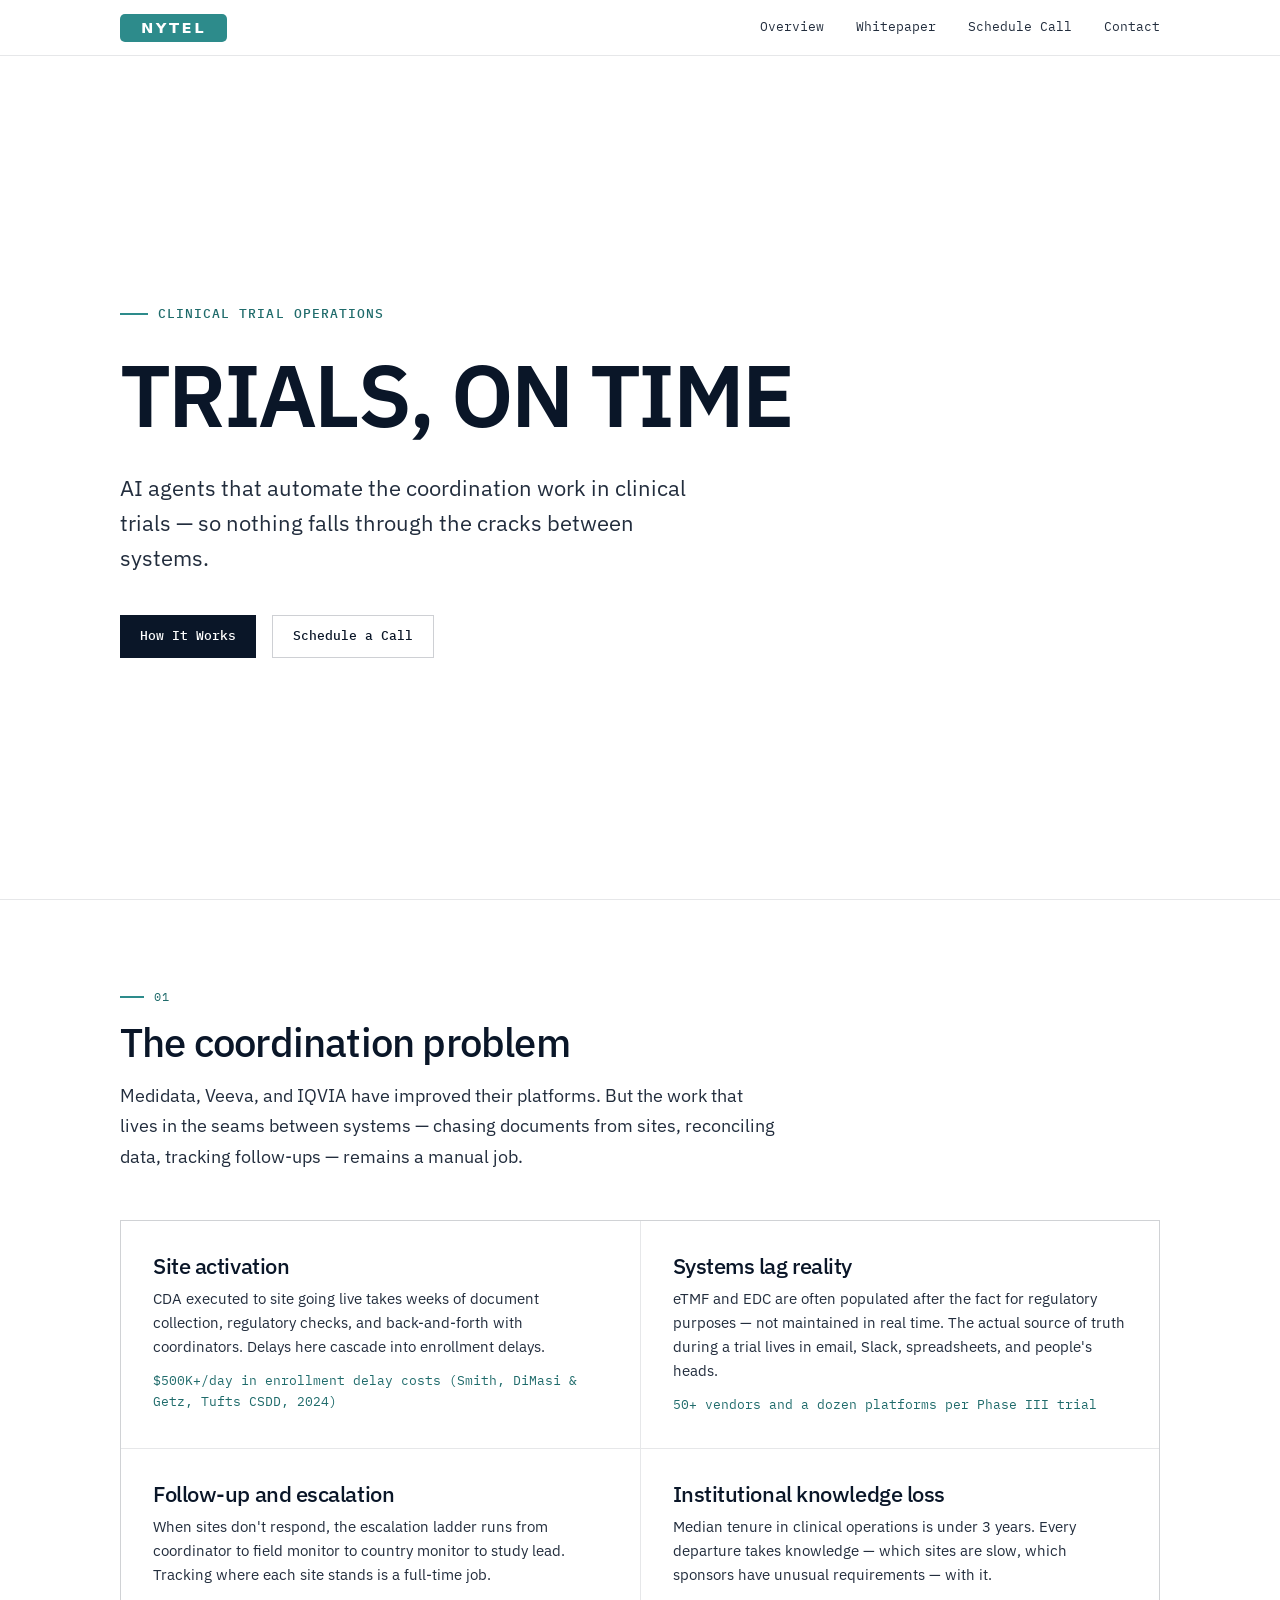
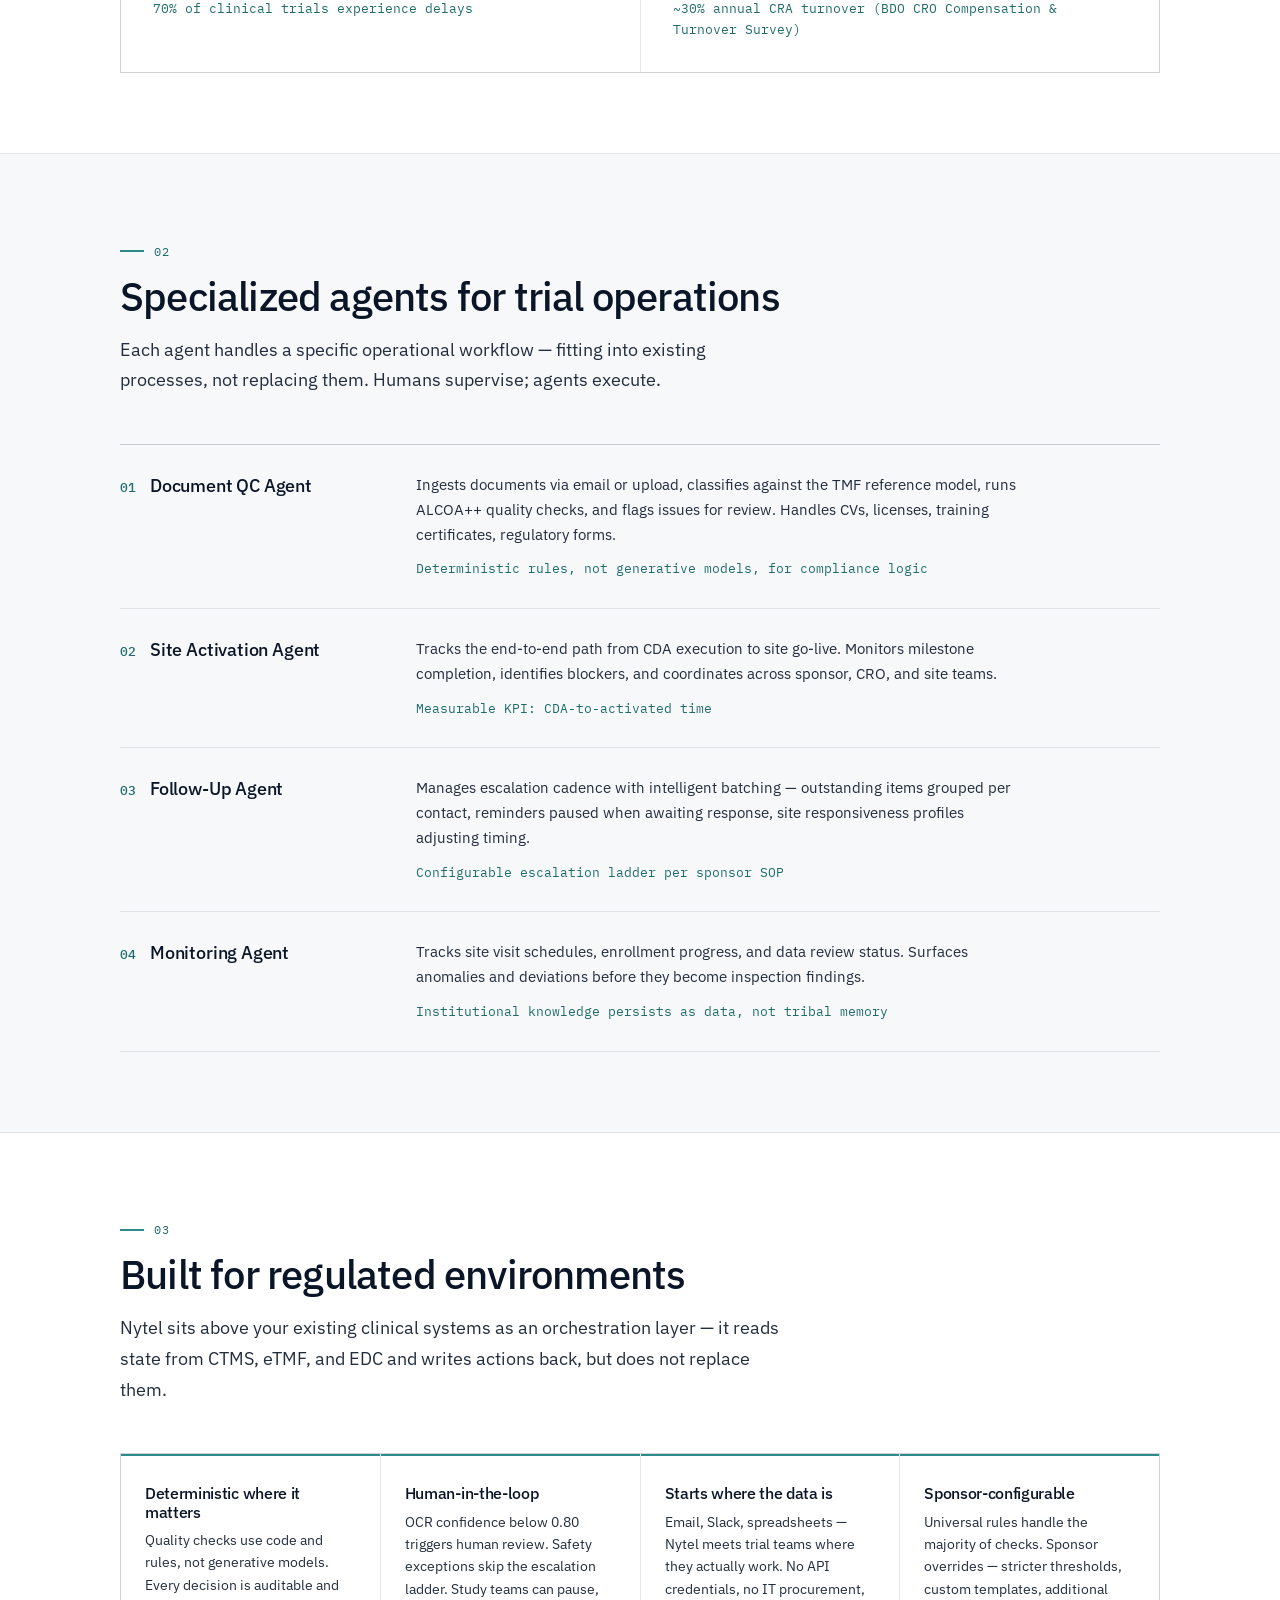
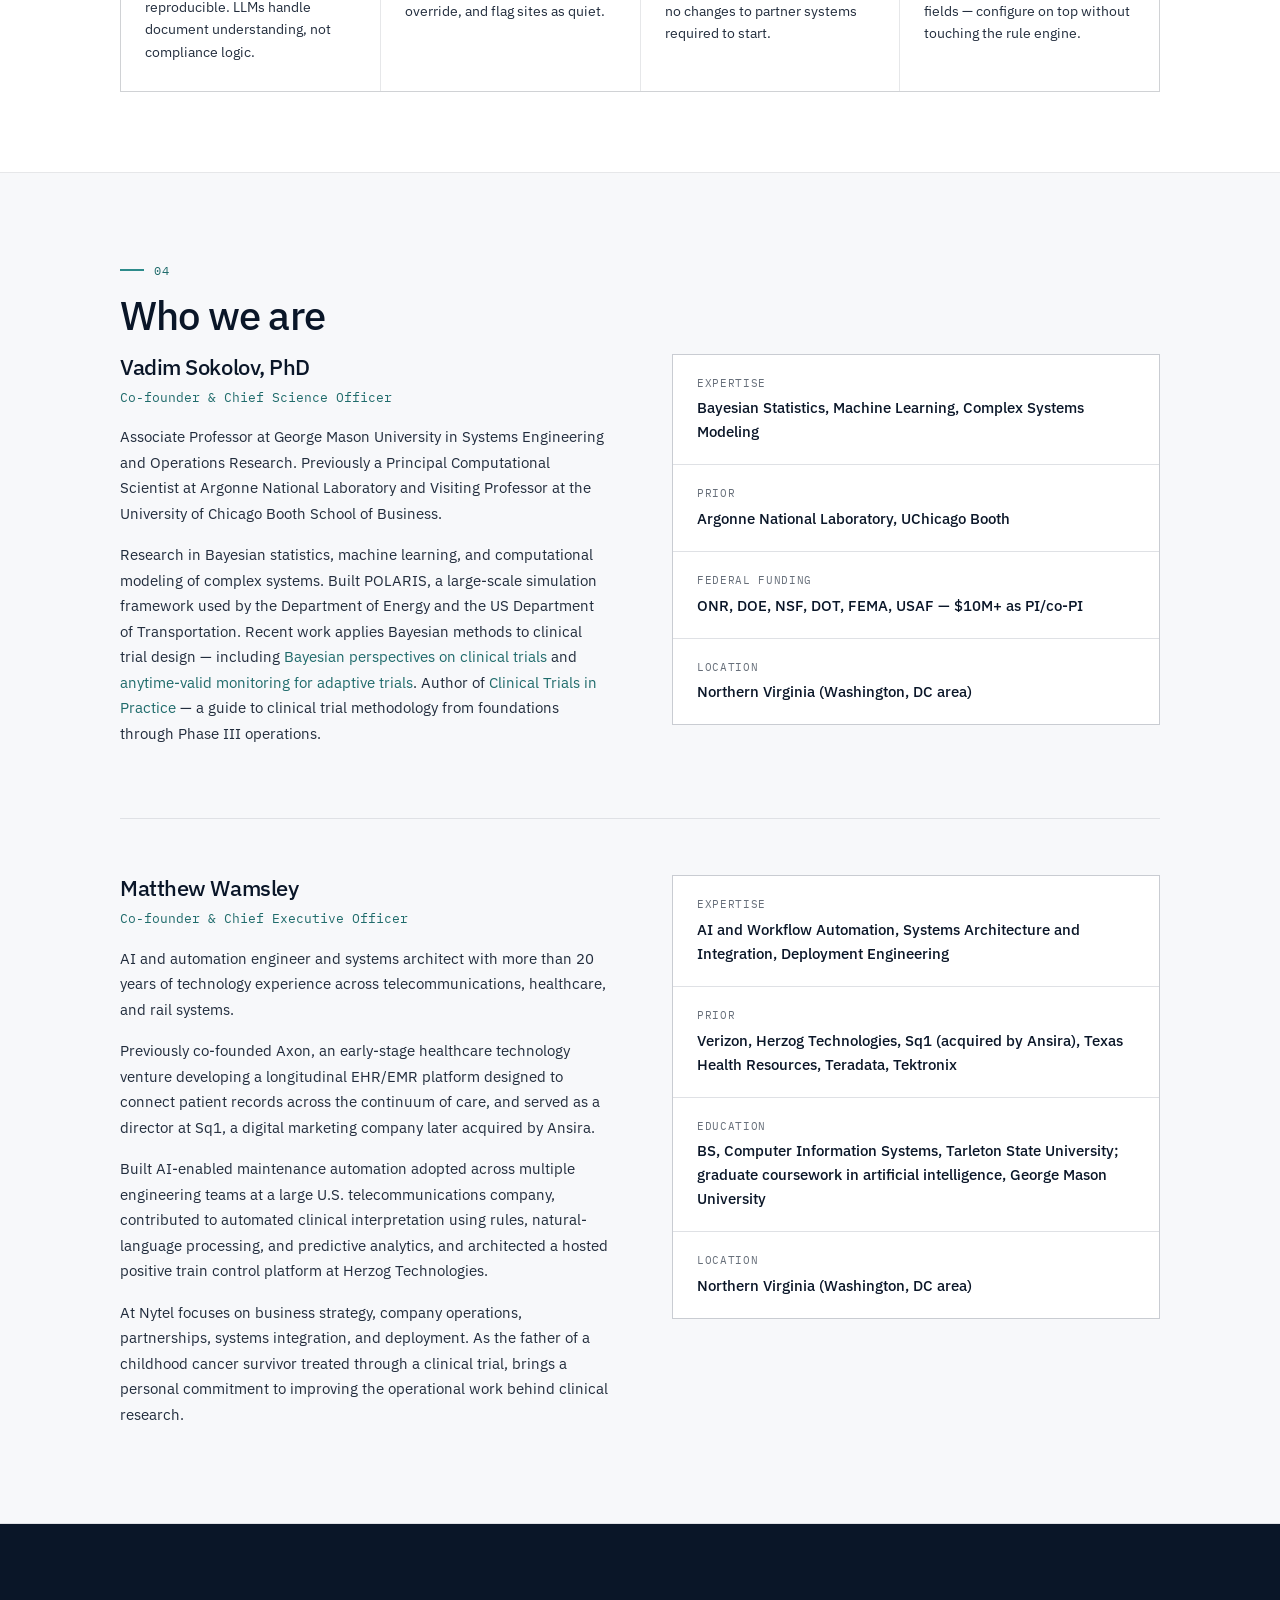
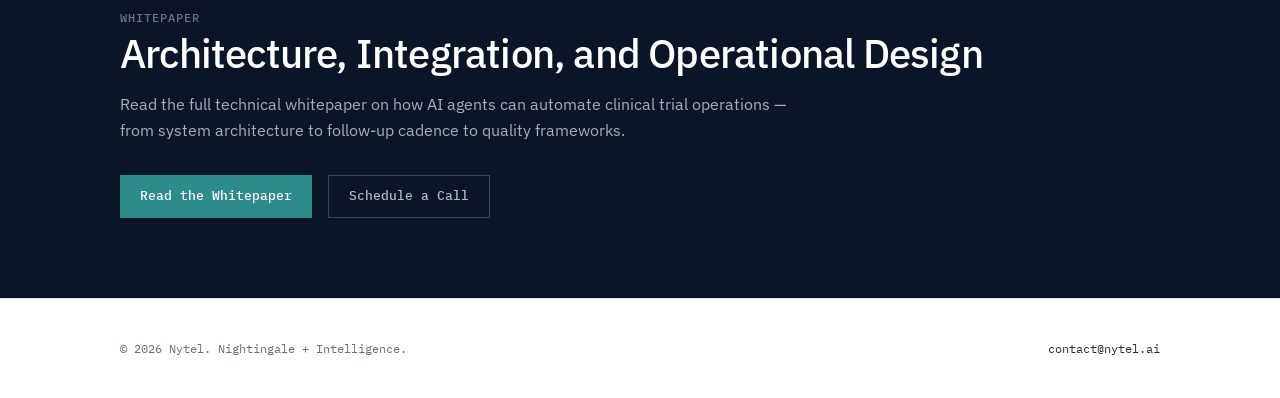
<file: index.html>
<!DOCTYPE html>
<html lang="en">
<head>
  <meta charset="UTF-8">
  <meta name="viewport" content="width=device-width, initial-scale=1.0">
  <title>Nytel — AI Agents for Clinical Trial Operations</title>
  <meta name="description" content="Nytel builds AI agents that automate the coordination work in clinical trials — document QC, site activation, escalation workflows — so operations teams can focus on what matters.">
  <meta property="og:title" content="Nytel — AI Agents for Clinical Trial Operations">
  <meta property="og:description" content="Automating the coordination work between clinical systems — document QC, site activation, escalation workflows.">
  <meta property="og:image" content="https://nytel.ai/og-image.png">
  <meta property="og:url" content="https://nytel.ai">
  <meta property="og:type" content="website">
  <link rel="canonical" href="https://nytel.ai/">
  <meta name="twitter:card" content="summary_large_image">
  <meta name="twitter:title" content="Nytel — AI Agents for Clinical Trial Operations">
  <meta name="twitter:description" content="Automating the coordination work between clinical systems.">
  <meta name="twitter:image" content="https://nytel.ai/og-image.png">
  <link rel="icon" type="image/svg+xml" href="favicon.svg">
  <link rel="icon" type="image/png" sizes="32x32" href="favicon-32.png">
  <link rel="apple-touch-icon" href="apple-touch-icon.png">
  <link rel="preconnect" href="https://fonts.googleapis.com">
  <link rel="preconnect" href="https://fonts.gstatic.com" crossorigin>
  <link href="https://fonts.googleapis.com/css2?family=IBM+Plex+Sans:wght@400;500;600&family=IBM+Plex+Mono:ital,wght@0,400;0,500;0,600;1,400&display=swap" rel="stylesheet">
  <link rel="stylesheet" href="chrome.css">
  <link rel="stylesheet" href="style.css">
  <script type="application/ld+json">
  {
    "@context": "https://schema.org",
    "@type": "Organization",
    "name": "Nytel",
    "url": "https://nytel.ai",
    "logo": "https://nytel.ai/logo.svg",
    "image": "https://nytel.ai/og-image.png",
    "slogan": "Trials, on time.",
    "email": "contact@nytel.ai",
    "description": "Nytel builds AI agents that automate coordination work in clinical trials — document QC, site activation, follow-up workflows, and monitoring — sitting above existing systems like CTMS, eTMF, and EDC as an orchestration layer.",
    "founder": [{
      "@type": "Person",
      "name": "Vadim Sokolov",
      "jobTitle": "Co-founder & Chief Science Officer",
      "url": "https://vsokolov.org",
      "affiliation": {
        "@type": "Organization",
        "name": "George Mason University"
      },
      "sameAs": [
        "https://arxiv.org/abs/2602.09208",
        "https://arxiv.org/abs/2602.06379",
        "https://vsokolov.quarto.pub/clinos/"
      ]
    }, {
      "@type": "Person",
      "name": "Matthew Wamsley",
      "jobTitle": "Co-founder & Chief Executive Officer",
      "description": "AI and automation engineer and systems architect with more than 20 years of technology experience across telecommunications, healthcare, and rail systems.",
      "alumniOf": [
        { "@type": "CollegeOrUniversity", "name": "Tarleton State University" },
        { "@type": "CollegeOrUniversity", "name": "George Mason University" }
      ],
      "knowsAbout": ["AI and workflow automation", "systems architecture and integration", "deployment engineering"],
      "homeLocation": { "@type": "Place", "name": "Northern Virginia (Washington, DC area)" }
    }],
    "contactPoint": {
      "@type": "ContactPoint",
      "contactType": "sales",
      "email": "contact@nytel.ai",
      "url": "https://cal.com/nytel",
      "areaServed": "US",
      "availableLanguage": "English"
    },
    "address": {
      "@type": "PostalAddress",
      "addressLocality": "Northern Virginia",
      "addressRegion": "VA",
      "addressCountry": "US"
    },
    "areaServed": "US",
    "knowsAbout": [
      "clinical trial operations",
      "AI agents for clinical trials",
      "trial master file quality control",
      "site activation automation",
      "CTMS eTMF EDC orchestration",
      "ALCOA++ compliance",
      "Bayesian adaptive trial design",
      "clinical trial follow-up automation",
      "ICH-GCP regulatory compliance"
    ],
    "hasOfferCatalog": {
      "@type": "OfferCatalog",
      "name": "AI agents for clinical trial operations",
      "itemListElement": [
        {
          "@type": "Offer",
          "itemOffered": {
            "@type": "Service",
            "name": "Document QC Agent",
            "description": "Ingests documents via email or upload, classifies against the TMF reference model, runs ALCOA++ quality checks, and flags issues for human review."
          }
        },
        {
          "@type": "Offer",
          "itemOffered": {
            "@type": "Service",
            "name": "Site Activation Agent",
            "description": "Tracks the end-to-end path from CDA execution to site go-live — milestone completion, blockers, and coordination across sponsor, CRO, and site teams."
          }
        },
        {
          "@type": "Offer",
          "itemOffered": {
            "@type": "Service",
            "name": "Follow-Up Agent",
            "description": "Manages escalation cadence with intelligent batching — outstanding items grouped per contact, reminders paused while awaiting a response."
          }
        },
        {
          "@type": "Offer",
          "itemOffered": {
            "@type": "Service",
            "name": "Monitoring Agent",
            "description": "Tracks site visit schedules, enrollment progress, and data review status, surfacing anomalies before they become inspection findings."
          }
        }
      ]
    }
  }
  </script>
  <script type="application/ld+json">
  {
    "@context": "https://schema.org",
    "@type": "WebSite",
    "name": "Nytel",
    "url": "https://nytel.ai/",
    "description": "AI agents for clinical trial operations.",
    "publisher": { "@type": "Organization", "name": "Nytel", "url": "https://nytel.ai" }
  }
  </script>
</head>
<body>

  <!-- Header -->
  <header class="header">
    <div class="container">
      <a href="/" class="header-logo"><img src="logo.svg" alt="Nytel" height="28"></a>
      <nav class="header-nav">
        <a href="overview.html">Overview</a>
        <a href="whitepaper.html" class="hide-mobile">Whitepaper</a>
        <a href="https://cal.com/nytel">Schedule Call</a>
        <a href="mailto:contact@nytel.ai">Contact</a>
      </nav>
    </div>
  </header>

  <!-- Hero -->
  <section class="hero">
    <div class="container">
      <div class="hero-inner">
        <span class="hero-eyebrow">Clinical Trial Operations</span>
        <h1>TRIALS, ON TIME</h1>
        <p class="hero-sub">
          AI agents that automate the coordination work in clinical
          trials — so nothing falls through the cracks between systems.
        </p>
        <div class="hero-actions">
          <a href="overview.html" class="btn btn-primary">How It Works</a>
          <a href="https://cal.com/nytel" class="btn btn-outline">Schedule a Call</a>
        </div>
      </div>
    </div>
  </section>

  <!-- Problem -->
  <section class="section">
    <div class="container">
      <span class="section-number">01</span>
      <h2>The coordination problem</h2>
      <p class="section-lead">
        Medidata, Veeva, and IQVIA have improved their platforms. But the work
        that lives in the seams between systems — chasing documents from sites,
        reconciling data, tracking follow-ups — remains a manual job.
      </p>
      <div class="problem-grid">
        <div class="problem-card">
          <h3>Site activation</h3>
          <p>CDA executed to site going live takes weeks of document collection, regulatory checks, and back-and-forth with coordinators. Delays here cascade into enrollment delays.</p>
          <span class="stat-highlight">$500K+/day in enrollment delay costs (Smith, DiMasi &amp; Getz, Tufts CSDD, 2024)</span>
        </div>
        <div class="problem-card">
          <h3>Systems lag reality</h3>
          <p>eTMF and EDC are often populated after the fact for regulatory purposes — not maintained in real time. The actual source of truth during a trial lives in email, Slack, spreadsheets, and people's heads.</p>
          <span class="stat-highlight">50+ vendors and a dozen platforms per Phase III trial</span>
        </div>
        <div class="problem-card">
          <h3>Follow-up and escalation</h3>
          <p>When sites don't respond, the escalation ladder runs from coordinator to field monitor to country monitor to study lead. Tracking where each site stands is a full-time job.</p>
          <span class="stat-highlight">70% of clinical trials experience delays</span>
        </div>
        <div class="problem-card">
          <h3>Institutional knowledge loss</h3>
          <p>Median tenure in clinical operations is under 3 years. Every departure takes knowledge — which sites are slow, which sponsors have unusual requirements — with it.</p>
          <span class="stat-highlight">~30% annual CRA turnover (BDO CRO Compensation &amp; Turnover Survey)</span>
        </div>
      </div>
    </div>
  </section>

  <!-- Approach -->
  <section class="section section-alt">
    <div class="container">
      <span class="section-number">02</span>
      <h2>Specialized agents for trial operations</h2>
      <p class="section-lead">
        Each agent handles a specific operational workflow — fitting into existing
        processes, not replacing them. Humans supervise; agents execute.
      </p>
      <div class="agent-list">
        <div class="agent-row">
          <div class="agent-head">
            <span class="agent-index">01</span>
            <span class="agent-name">Document QC Agent</span>
          </div>
          <div class="agent-body">
            <p>Ingests documents via email or upload, classifies against the TMF reference model, runs ALCOA++ quality checks, and flags issues for review. Handles CVs, licenses, training certificates, regulatory forms.</p>
            <span class="stat-highlight">Deterministic rules, not generative models, for compliance logic</span>
          </div>
        </div>
        <div class="agent-row">
          <div class="agent-head">
            <span class="agent-index">02</span>
            <span class="agent-name">Site Activation Agent</span>
          </div>
          <div class="agent-body">
            <p>Tracks the end-to-end path from CDA execution to site go-live. Monitors milestone completion, identifies blockers, and coordinates across sponsor, CRO, and site teams.</p>
            <span class="stat-highlight">Measurable KPI: CDA-to-activated time</span>
          </div>
        </div>
        <div class="agent-row">
          <div class="agent-head">
            <span class="agent-index">03</span>
            <span class="agent-name">Follow-Up Agent</span>
          </div>
          <div class="agent-body">
            <p>Manages escalation cadence with intelligent batching — outstanding items grouped per contact, reminders paused when awaiting response, site responsiveness profiles adjusting timing.</p>
            <span class="stat-highlight">Configurable escalation ladder per sponsor SOP</span>
          </div>
        </div>
        <div class="agent-row">
          <div class="agent-head">
            <span class="agent-index">04</span>
            <span class="agent-name">Monitoring Agent</span>
          </div>
          <div class="agent-body">
            <p>Tracks site visit schedules, enrollment progress, and data review status. Surfaces anomalies and deviations before they become inspection findings.</p>
            <span class="stat-highlight">Institutional knowledge persists as data, not tribal memory</span>
          </div>
        </div>
      </div>
    </div>
  </section>

  <!-- Approach Detail -->
  <section class="section">
    <div class="container">
      <span class="section-number">03</span>
      <h2>Built for regulated environments</h2>
      <p class="section-lead">
        Nytel sits above your existing clinical systems as an orchestration
        layer — it reads state from CTMS, eTMF, and EDC and writes actions
        back, but does not replace them.
      </p>
      <div class="principle-row">
        <div class="principle">
          <h3>Deterministic where it matters</h3>
          <p>Quality checks use code and rules, not generative models. Every decision is auditable and reproducible. LLMs handle document understanding, not compliance logic.</p>
        </div>
        <div class="principle">
          <h3>Human-in-the-loop</h3>
          <p>OCR confidence below 0.80 triggers human review. Safety exceptions skip the escalation ladder. Study teams can pause, override, and flag sites as quiet.</p>
        </div>
        <div class="principle">
          <h3>Starts where the data is</h3>
          <p>Email, Slack, spreadsheets — Nytel meets trial teams where they actually work. No API credentials, no IT procurement, no changes to partner systems required to start.</p>
        </div>
        <div class="principle">
          <h3>Sponsor-configurable</h3>
          <p>Universal rules handle the majority of checks. Sponsor overrides — stricter thresholds, custom templates, additional fields — configure on top without touching the rule engine.</p>
        </div>
      </div>
    </div>
  </section>

  <!-- Founder -->
  <section class="section section-alt">
    <div class="container">
      <span class="section-number">04</span>
      <h2>Who we are</h2>
      <div class="founder-section">
        <div class="founder-bio">
          <h3>Vadim Sokolov, PhD</h3>
          <div class="founder-title">Co-founder &amp; Chief Science Officer</div>
          <p>
            Associate Professor at George Mason University in Systems
            Engineering and Operations Research. Previously a Principal
            Computational Scientist at Argonne National Laboratory and
            Visiting Professor at the University of Chicago Booth
            School of Business.
          </p>
          <p>
            Research in Bayesian statistics, machine learning, and
            computational modeling of complex systems. Built POLARIS,
            a large-scale simulation framework used by the Department
            of Energy and the US Department of Transportation. Recent work applies Bayesian methods
            to clinical trial design — including
            <a href="https://arxiv.org/abs/2602.09208">Bayesian perspectives on clinical trials</a> and
            <a href="https://arxiv.org/abs/2602.06379">anytime-valid monitoring for adaptive trials</a>.
            Author of <a href="https://vsokolov.quarto.pub/clinos/">Clinical
            Trials in Practice</a> — a guide to clinical trial methodology
            from foundations through Phase III operations.
          </p>
        </div>
        <div class="credentials">
          <div class="credential">
            <div class="cred-label">Expertise</div>
            <div class="cred-value">Bayesian Statistics, Machine Learning, Complex Systems Modeling</div>
          </div>
          <div class="credential">
            <div class="cred-label">Prior</div>
            <div class="cred-value">Argonne National Laboratory, UChicago Booth</div>
          </div>
          <div class="credential">
            <div class="cred-label">Federal Funding</div>
            <div class="cred-value">ONR, DOE, NSF, DOT, FEMA, USAF — $10M+ as PI/co-PI</div>
          </div>
          <div class="credential">
            <div class="cred-label">Location</div>
            <div class="cred-value">Northern Virginia (Washington, DC area)</div>
          </div>
        </div>
      </div>
      <div class="founder-section founder-next">
        <div class="founder-bio">
          <h3>Matthew Wamsley</h3>
          <div class="founder-title">Co-founder &amp; Chief Executive Officer</div>
          <p>
            AI and automation engineer and systems architect with more than
            20 years of technology experience across telecommunications,
            healthcare, and rail systems.
          </p>
          <p>
            Previously co-founded Axon, an early-stage healthcare technology venture developing a longitudinal EHR/EMR platform designed to connect patient records across the continuum of care, and served as a director at Sq1, a digital marketing company later acquired by Ansira.
          </p>
          <p>
            Built AI-enabled maintenance automation adopted across multiple
            engineering teams at a large U.S. telecommunications company,
            contributed to automated clinical interpretation using rules,
            natural-language processing, and predictive analytics, and
            architected a hosted positive train control platform at Herzog
            Technologies.
          </p>
          <p>
            At Nytel focuses on business strategy, company operations, partnerships,
            systems integration, and deployment. As the father of a childhood
            cancer survivor treated through a clinical trial, brings a personal
            commitment to improving the operational work behind clinical research.
          </p>
        </div>
        <div class="credentials">
          <div class="credential">
            <div class="cred-label">Expertise</div>
            <div class="cred-value">AI and Workflow Automation, Systems Architecture and Integration, Deployment Engineering</div>
          </div>
          <div class="credential">
            <div class="cred-label">Prior</div>
            <div class="cred-value">Verizon, Herzog Technologies, Sq1 (acquired by Ansira), Texas Health Resources, Teradata, Tektronix</div>
          </div>
          <div class="credential">
            <div class="cred-label">Education</div>
            <div class="cred-value">BS, Computer Information Systems, Tarleton State University; graduate coursework in artificial intelligence, George Mason University</div>
          </div>
          <div class="credential">
            <div class="cred-label">Location</div>
            <div class="cred-value">Northern Virginia (Washington, DC area)</div>
          </div>
        </div>
      </div>
    </div>
  </section>

  <!-- CTA -->
  <section class="cta-section">
    <div class="container">
      <span class="label" style="color: rgba(255,255,255,0.4);">Whitepaper</span>
      <h2>Architecture, Integration, and Operational Design</h2>
      <p>
        Read the full technical whitepaper on how AI agents can automate
        clinical trial operations — from system architecture to follow-up
        cadence to quality frameworks.
      </p>
      <div class="hero-actions">
        <a href="whitepaper.html" class="btn btn-teal">Read the Whitepaper</a>
        <a href="https://cal.com/nytel" class="btn btn-outline" style="color: rgba(255,255,255,0.7); border-color: rgba(255,255,255,0.2);">Schedule a Call</a>
      </div>
    </div>
  </section>

  <!-- Footer -->
  <footer class="footer">
    <div class="container">
      <div class="footer-left">
        &copy; 2026 Nytel. Nightingale + Intelligence.
      </div>
      <div class="footer-right">
        <a href="mailto:contact@nytel.ai">contact@nytel.ai</a>
      </div>
    </div>
  </footer>

</body>
</html>
</file>
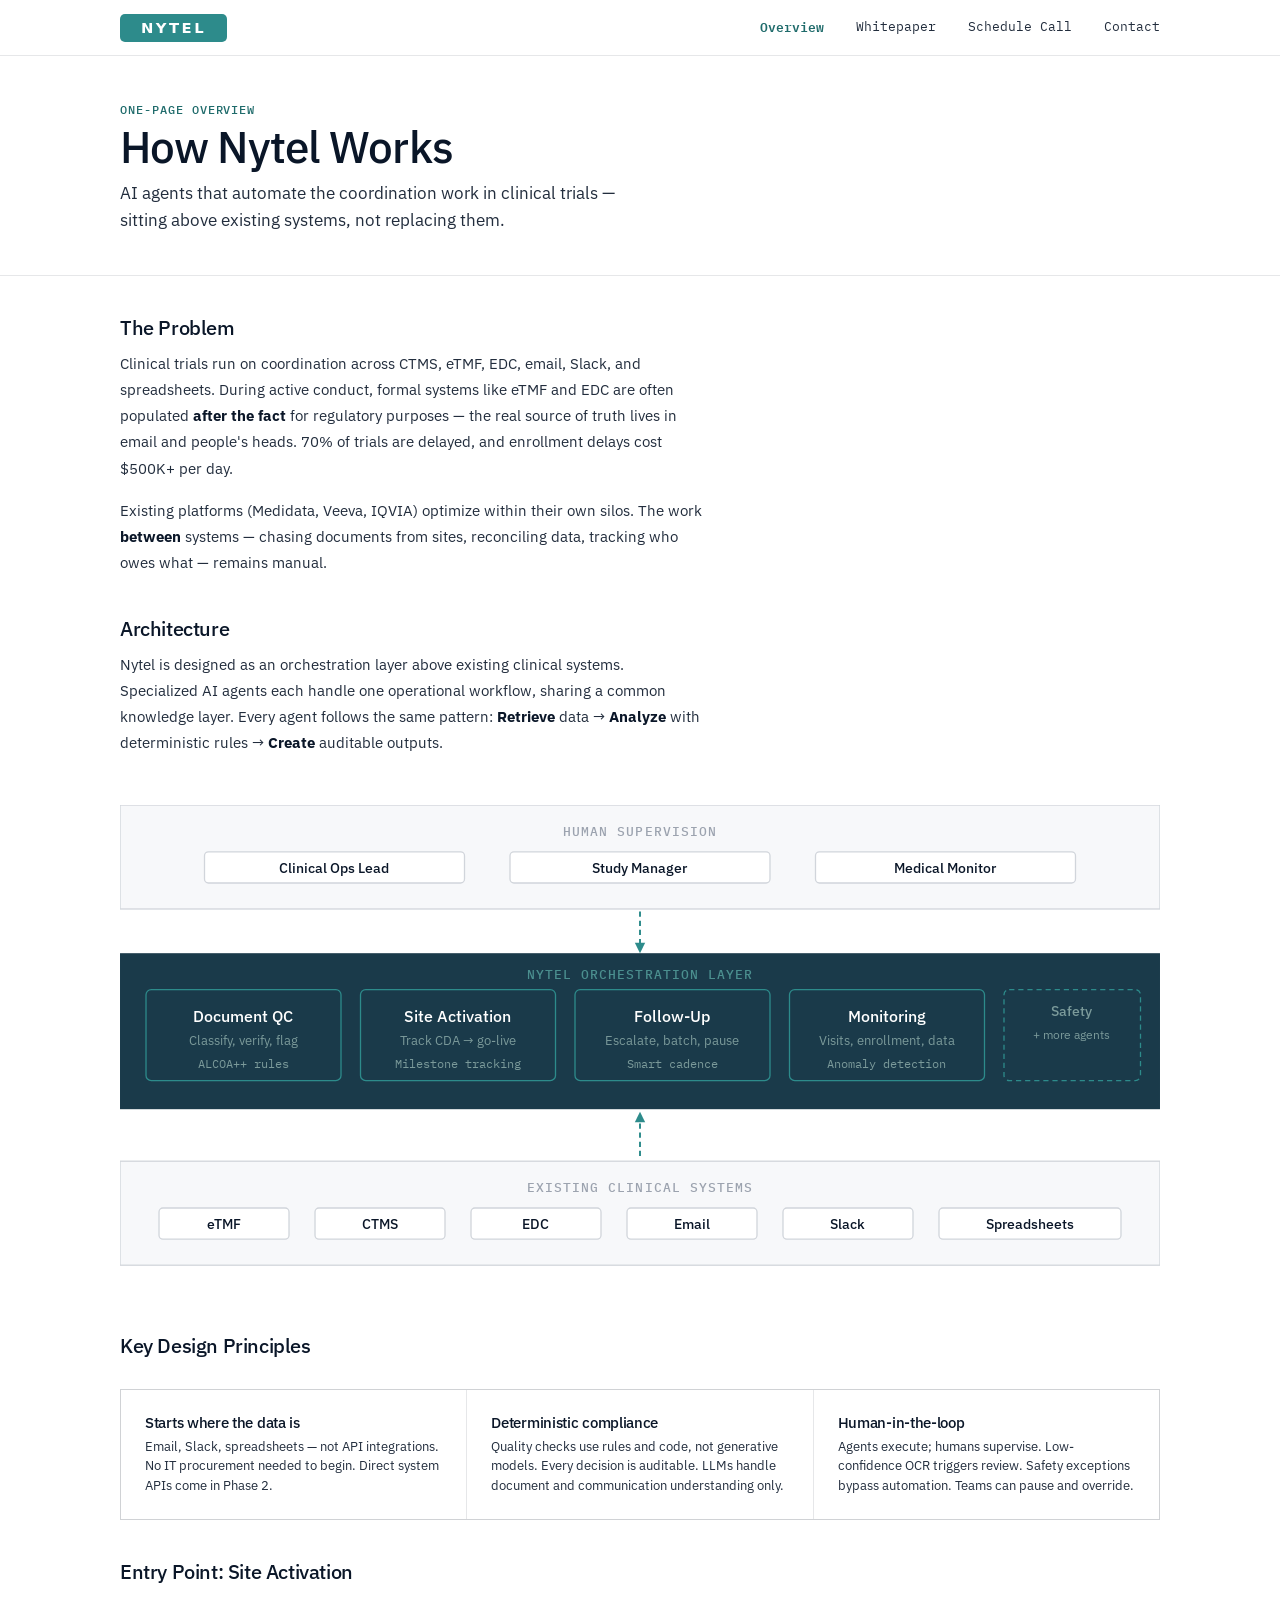
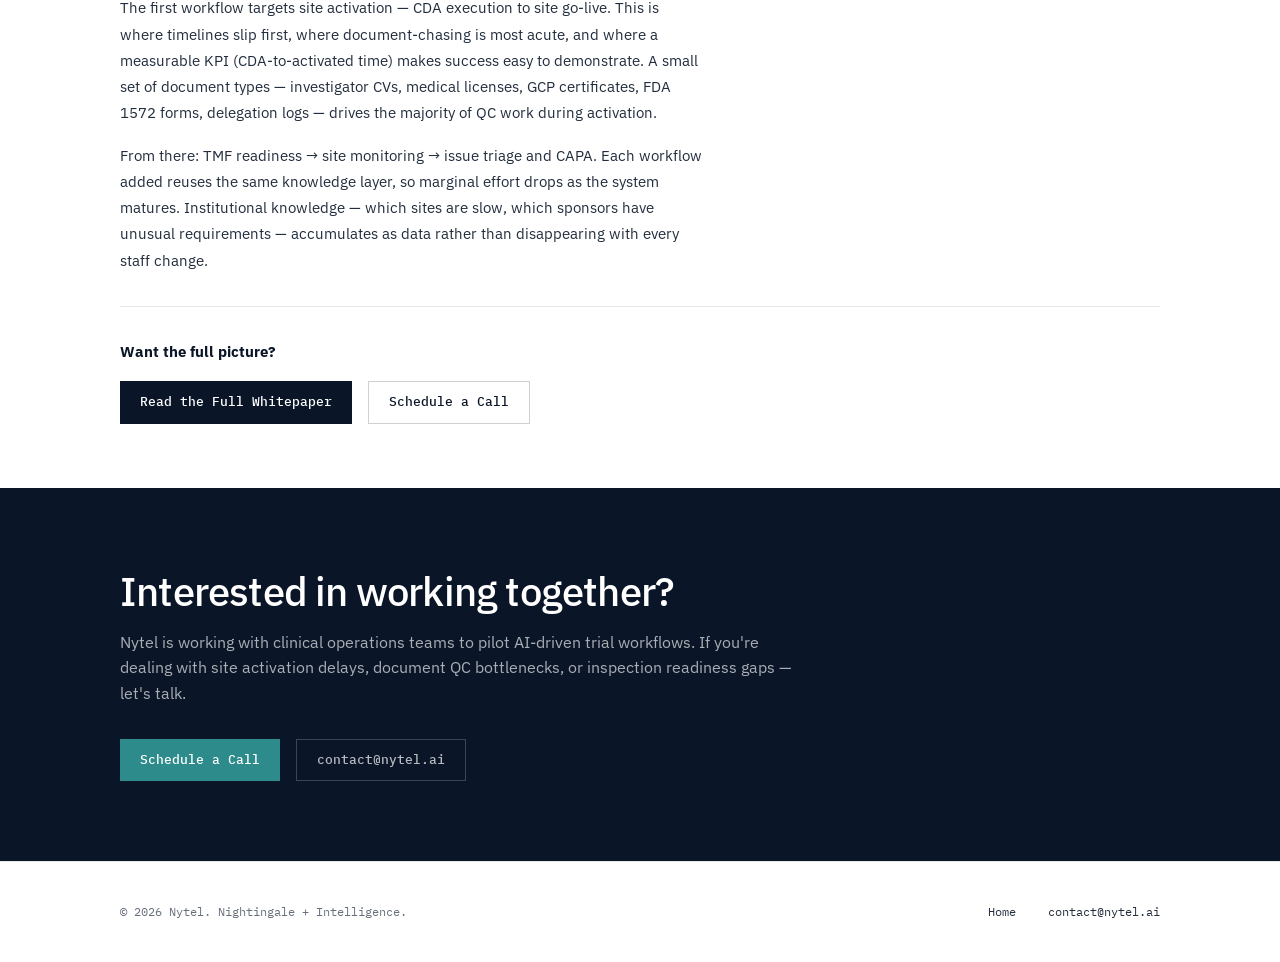
<file: overview.html>
<!DOCTYPE html>
<html lang="en">
<head>
  <meta charset="UTF-8">
  <meta name="viewport" content="width=device-width, initial-scale=1.0">
  <title>Overview — Nytel</title>
  <meta name="description" content="One-page overview of how Nytel automates clinical trial operations with AI agents.">
  <meta property="og:title" content="Overview — Nytel">
  <meta property="og:description" content="AI agents for clinical trial operations — one-page overview with architecture diagram.">
  <meta property="og:image" content="https://nytel.ai/og-image.png">
  <meta property="og:url" content="https://nytel.ai/overview.html">
  <meta property="og:type" content="article">
  <link rel="canonical" href="https://nytel.ai/overview.html">
  <meta name="twitter:card" content="summary_large_image">
  <meta name="twitter:title" content="Overview — Nytel">
  <meta name="twitter:description" content="AI agents for clinical trial operations — one-page overview with architecture diagram.">
  <meta name="twitter:image" content="https://nytel.ai/og-image.png">
  <link rel="icon" type="image/svg+xml" href="favicon.svg">
  <link rel="icon" type="image/png" sizes="32x32" href="favicon-32.png">
  <link rel="apple-touch-icon" href="apple-touch-icon.png">
  <link rel="preconnect" href="https://fonts.googleapis.com">
  <link rel="preconnect" href="https://fonts.gstatic.com" crossorigin>
  <link href="https://fonts.googleapis.com/css2?family=IBM+Plex+Sans:wght@400;500;600&family=IBM+Plex+Mono:ital,wght@0,400;0,500;0,600;1,400&display=swap" rel="stylesheet">
  <link rel="stylesheet" href="chrome.css">
  <link rel="stylesheet" href="style.css">
  <script type="application/ld+json">
  {
    "@context": "https://schema.org",
    "@graph": [
      {
        "@type": "TechArticle",
        "headline": "How Nytel Works",
        "description": "AI agents that automate the coordination work in clinical trials — sitting above existing systems, not replacing them. Orchestration layer, specialized agents, and design principles.",
        "url": "https://nytel.ai/overview.html",
        "image": "https://nytel.ai/og-image.png",
        "about": [
          "clinical trial operations",
          "AI agents for clinical trials",
          "site activation",
          "trial master file quality control"
        ],
        "author": { "@type": "Organization", "name": "Nytel", "url": "https://nytel.ai" },
        "publisher": {
          "@type": "Organization",
          "name": "Nytel",
          "logo": { "@type": "ImageObject", "url": "https://nytel.ai/logo.svg" }
        },
        "isPartOf": { "@type": "WebSite", "name": "Nytel", "url": "https://nytel.ai" }
      },
      {
        "@type": "BreadcrumbList",
        "itemListElement": [
          { "@type": "ListItem", "position": 1, "name": "Home", "item": "https://nytel.ai/" },
          { "@type": "ListItem", "position": 2, "name": "Overview", "item": "https://nytel.ai/overview.html" }
        ]
      }
    ]
  }
  </script>
  <style>
    .overview-header {
      padding-top: 6rem;
      padding-bottom: 2.5rem;
      border-bottom: 1px solid var(--border);
    }
    .overview-header h1 {
      font-size: clamp(1.75rem, 1.3rem + 2vw, 2.75rem);
      margin-bottom: 0.5rem;
    }
    .overview-header p {
      font-size: 1.0625rem;
      max-width: 52ch;
    }
    .overview-body {
      padding: 2.5rem 0 4rem;
    }
    .overview-body h2 {
      color: var(--navy);
      font-size: 1.25rem;
      margin-top: 2.5rem;
      margin-bottom: 0.75rem;
    }
    .overview-body h2:first-child { margin-top: 0; }
    .overview-body p {
      font-size: 0.9375rem;
      line-height: 1.75;
      color: var(--text-secondary);
      margin-bottom: 1rem;
      max-width: 65ch;
    }
    .overview-body strong {
      color: var(--text);
    }
    .diagram {
      padding: 1rem 0;
      margin: 2rem 0;
      overflow-x: auto;
    }
    .diagram svg {
      max-width: 100%;
      height: auto;
    }
    .key-points {
      display: grid;
      grid-template-columns: 1fr;
      gap: 1px;
      background: var(--border);
      border: 1px solid var(--border);
      margin: 2rem 0;
    }
    @media (min-width: 768px) {
      .key-points { grid-template-columns: repeat(3, 1fr); }
    }
    .key-point {
      background: var(--white);
      padding: 1.5rem;
    }
    .key-point h3 {
      font-size: 0.9375rem;
      color: var(--navy);
      margin-bottom: 0.375rem;
    }
    .key-point p {
      font-size: 0.8125rem;
      line-height: 1.5;
      margin-bottom: 0;
    }
    .read-more {
      margin-top: 2rem;
      padding-top: 2rem;
      border-top: 1px solid var(--border);
    }
    .read-more p {
      margin-bottom: 1rem;
    }
  </style>
</head>
<body>

  <!-- Header -->
  <header class="header">
    <div class="container">
      <a href="/" class="header-logo"><img src="logo.svg" alt="Nytel" height="28"></a>
      <nav class="header-nav">
        <a href="overview.html" aria-current="page">Overview</a>
        <a href="whitepaper.html" class="hide-mobile">Whitepaper</a>
        <a href="https://cal.com/nytel">Schedule Call</a>
        <a href="mailto:contact@nytel.ai">Contact</a>
      </nav>
    </div>
  </header>

  <div class="overview-header">
    <div class="container">
      <span class="label">One-Page Overview</span>
      <h1>How Nytel Works</h1>
      <p>AI agents that automate the coordination work in clinical trials — sitting above existing systems, not replacing them.</p>
    </div>
  </div>

  <div class="overview-body">
    <div class="container">

      <h2>The Problem</h2>
      <p>
        Clinical trials run on coordination across CTMS, eTMF, EDC, email, Slack, and spreadsheets. During active conduct, formal systems like eTMF and EDC are often populated <strong>after the fact</strong> for regulatory purposes — the real source of truth lives in email and people's heads. 70% of trials are delayed, and enrollment delays cost $500K+ per day.
      </p>
      <p>
        Existing platforms (Medidata, Veeva, IQVIA) optimize within their own silos. The work <strong>between</strong> systems — chasing documents from sites, reconciling data, tracking who owes what — remains manual.
      </p>

      <h2>Architecture</h2>
      <p>
        Nytel is designed as an orchestration layer above existing clinical systems. Specialized AI agents each handle one operational workflow, sharing a common knowledge layer. Every agent follows the same pattern: <strong>Retrieve</strong> data → <strong>Analyze</strong> with deterministic rules → <strong>Create</strong> auditable outputs.
      </p>

      <!-- Architecture Diagram -->
      <div class="diagram">
        <svg viewBox="0 0 800 358" xmlns="http://www.w3.org/2000/svg" role="img" aria-labelledby="arch-title arch-desc" font-family="'IBM Plex Sans', system-ui, sans-serif">
          <title id="arch-title">Nytel architecture</title>
          <desc id="arch-desc">Nytel's orchestration layer sits between human supervisors (Clinical Ops Lead, Study Manager, Medical Monitor) above and existing clinical systems (eTMF, CTMS, EDC, email, Slack, spreadsheets) below. It runs the Document QC, Site Activation, Follow-Up, and Monitoring agents, with room for additional agents such as Safety.</desc>

          <!-- Human Supervision (height=80, matches bottom box) -->
          <rect x="0" y="0" width="800" height="80" rx="0" fill="#F7F8FA" stroke="#D1D5DB" stroke-width="1"/>
          <text x="400" y="24" text-anchor="middle" font-size="10" fill="#9CA3AF" font-weight="500" letter-spacing="0.08em" font-family="'IBM Plex Mono', monospace">HUMAN SUPERVISION</text>
          <rect x="65" y="36" width="200" height="24" rx="3" fill="#FFFFFF" stroke="#D1D5DB" stroke-width="1"/>
          <text x="165" y="52" text-anchor="middle" font-size="11" fill="#0A1628" font-weight="500">Clinical Ops Lead</text>
          <rect x="300" y="36" width="200" height="24" rx="3" fill="#FFFFFF" stroke="#D1D5DB" stroke-width="1"/>
          <text x="400" y="52" text-anchor="middle" font-size="11" fill="#0A1628" font-weight="500">Study Manager</text>
          <rect x="535" y="36" width="200" height="24" rx="3" fill="#FFFFFF" stroke="#D1D5DB" stroke-width="1"/>
          <text x="635" y="52" text-anchor="middle" font-size="11" fill="#0A1628" font-weight="500">Medical Monitor</text>

          <!-- Arrow down from humans -->
          <line x1="400" y1="82" x2="400" y2="108" stroke="#2D8B8B" stroke-width="1.5" stroke-dasharray="4,3"/>
          <polygon points="396,106 400,114 404,106" fill="#2D8B8B"/>

          <!-- Nytel Orchestration Layer -->
          <rect x="0" y="114" width="800" height="120" rx="0" fill="#1A3A4A"/>
          <text x="400" y="134" text-anchor="middle" font-size="10" fill="#4B8F8F" font-weight="500" letter-spacing="0.08em" font-family="'IBM Plex Mono', monospace">NYTEL ORCHESTRATION LAYER</text>

          <!-- Agent boxes -->
          <rect x="20" y="142" width="150" height="70" rx="4" fill="#1A3A4A" stroke="#2D8B8B" stroke-width="1"/>
          <text x="95" y="167" text-anchor="middle" font-size="12" fill="#FFFFFF" font-weight="500">Document QC</text>
          <text x="95" y="185" text-anchor="middle" font-size="10" fill="#7B9A9A">Classify, verify, flag</text>
          <text x="95" y="202" text-anchor="middle" font-size="9" fill="#7B9A9A" font-family="'IBM Plex Mono', monospace">ALCOA++ rules</text>

          <rect x="185" y="142" width="150" height="70" rx="4" fill="#1A3A4A" stroke="#2D8B8B" stroke-width="1"/>
          <text x="260" y="167" text-anchor="middle" font-size="12" fill="#FFFFFF" font-weight="500">Site Activation</text>
          <text x="260" y="185" text-anchor="middle" font-size="10" fill="#7B9A9A">Track CDA → go-live</text>
          <text x="260" y="202" text-anchor="middle" font-size="9" fill="#7B9A9A" font-family="'IBM Plex Mono', monospace">Milestone tracking</text>

          <rect x="350" y="142" width="150" height="70" rx="4" fill="#1A3A4A" stroke="#2D8B8B" stroke-width="1"/>
          <text x="425" y="167" text-anchor="middle" font-size="12" fill="#FFFFFF" font-weight="500">Follow-Up</text>
          <text x="425" y="185" text-anchor="middle" font-size="10" fill="#7B9A9A">Escalate, batch, pause</text>
          <text x="425" y="202" text-anchor="middle" font-size="9" fill="#7B9A9A" font-family="'IBM Plex Mono', monospace">Smart cadence</text>

          <rect x="515" y="142" width="150" height="70" rx="4" fill="#1A3A4A" stroke="#2D8B8B" stroke-width="1"/>
          <text x="590" y="167" text-anchor="middle" font-size="12" fill="#FFFFFF" font-weight="500">Monitoring</text>
          <text x="590" y="185" text-anchor="middle" font-size="10" fill="#7B9A9A">Visits, enrollment, data</text>
          <text x="590" y="202" text-anchor="middle" font-size="9" fill="#7B9A9A" font-family="'IBM Plex Mono', monospace">Anomaly detection</text>

          <rect x="680" y="142" width="105" height="70" rx="4" fill="#1A3A4A" stroke="#2D8B8B" stroke-width="1" stroke-dasharray="4,3"/>
          <text x="732" y="162" text-anchor="middle" font-size="11" fill="#7B9A9A" font-weight="500">Safety</text>
          <text x="732" y="180" text-anchor="middle" font-size="9" fill="#7B9A9A">+ more agents</text>

          <!-- Arrow up from systems to Nytel -->
          <line x1="400" y1="270" x2="400" y2="242" stroke="#2D8B8B" stroke-width="1.5" stroke-dasharray="4,3"/>
          <polygon points="396,244 400,236 404,244" fill="#2D8B8B"/>

          <!-- Clinical Systems Layer -->
          <rect x="0" y="274" width="800" height="80" rx="0" fill="#F7F8FA" stroke="#D1D5DB" stroke-width="1"/>
          <text x="400" y="298" text-anchor="middle" font-size="10" fill="#9CA3AF" font-weight="500" letter-spacing="0.08em" font-family="'IBM Plex Mono', monospace">EXISTING CLINICAL SYSTEMS</text>
          <rect x="30" y="310" width="100" height="24" rx="3" fill="#FFFFFF" stroke="#D1D5DB" stroke-width="1"/>
          <text x="80" y="326" text-anchor="middle" font-size="11" fill="#0A1628" font-weight="500">eTMF</text>
          <rect x="150" y="310" width="100" height="24" rx="3" fill="#FFFFFF" stroke="#D1D5DB" stroke-width="1"/>
          <text x="200" y="326" text-anchor="middle" font-size="11" fill="#0A1628" font-weight="500">CTMS</text>
          <rect x="270" y="310" width="100" height="24" rx="3" fill="#FFFFFF" stroke="#D1D5DB" stroke-width="1"/>
          <text x="320" y="326" text-anchor="middle" font-size="11" fill="#0A1628" font-weight="500">EDC</text>
          <rect x="390" y="310" width="100" height="24" rx="3" fill="#FFFFFF" stroke="#D1D5DB" stroke-width="1"/>
          <text x="440" y="326" text-anchor="middle" font-size="11" fill="#0A1628" font-weight="500">Email</text>
          <rect x="510" y="310" width="100" height="24" rx="3" fill="#FFFFFF" stroke="#D1D5DB" stroke-width="1"/>
          <text x="560" y="326" text-anchor="middle" font-size="11" fill="#0A1628" font-weight="500">Slack</text>
          <rect x="630" y="310" width="140" height="24" rx="3" fill="#FFFFFF" stroke="#D1D5DB" stroke-width="1"/>
          <text x="700" y="326" text-anchor="middle" font-size="11" fill="#0A1628" font-weight="500">Spreadsheets</text>

        </svg>
      </div>

      <h2>Key Design Principles</h2>
      <div class="key-points">
        <div class="key-point">
          <h3>Starts where the data is</h3>
          <p>Email, Slack, spreadsheets — not API integrations. No IT procurement needed to begin. Direct system APIs come in Phase 2.</p>
        </div>
        <div class="key-point">
          <h3>Deterministic compliance</h3>
          <p>Quality checks use rules and code, not generative models. Every decision is auditable. LLMs handle document and communication understanding only.</p>
        </div>
        <div class="key-point">
          <h3>Human-in-the-loop</h3>
          <p>Agents execute; humans supervise. Low-confidence OCR triggers review. Safety exceptions bypass automation. Teams can pause and override.</p>
        </div>
      </div>

      <h2>Entry Point: Site Activation</h2>
      <p>
        The first workflow targets site activation — CDA execution to site go-live. This is where timelines slip first, where document-chasing is most acute, and where a measurable KPI (CDA-to-activated time) makes success easy to demonstrate. A small set of document types — investigator CVs, medical licenses, GCP certificates, FDA 1572 forms, delegation logs — drives the majority of QC work during activation.
      </p>
      <p>
        From there: TMF readiness → site monitoring → issue triage and CAPA. Each workflow added reuses the same knowledge layer, so marginal effort drops as the system matures. Institutional knowledge — which sites are slow, which sponsors have unusual requirements — accumulates as data rather than disappearing with every staff change.
      </p>

      <div class="read-more">
        <p><strong>Want the full picture?</strong></p>
        <div class="hero-actions">
          <a href="whitepaper.html" class="btn btn-primary">Read the Full Whitepaper</a>
          <a href="https://cal.com/nytel" class="btn btn-outline">Schedule a Call</a>
        </div>
      </div>

    </div>
  </div>

  <!-- CTA -->
  <section class="cta-section">
    <div class="container">
      <h2>Interested in working together?</h2>
      <p>
        Nytel is working with clinical operations teams to pilot AI-driven
        trial workflows. If you're dealing with site activation delays,
        document QC bottlenecks, or inspection readiness gaps — let's talk.
      </p>
      <div class="hero-actions">
        <a href="https://cal.com/nytel" class="btn btn-teal">Schedule a Call</a>
        <a href="mailto:contact@nytel.ai" class="btn btn-outline" style="color: rgba(255,255,255,0.7); border-color: rgba(255,255,255,0.2);">contact@nytel.ai</a>
      </div>
    </div>
  </section>

  <!-- Footer -->
  <footer class="footer">
    <div class="container">
      <div class="footer-left">
        &copy; 2026 Nytel. Nightingale + Intelligence.
      </div>
      <div class="footer-right">
        <a href="/">Home</a>
        <a href="mailto:contact@nytel.ai">contact@nytel.ai</a>
      </div>
    </div>
  </footer>

</body>
</html>
</file>
<file: chrome.css>
/* ============================================================
   Nytel — shared chrome
   Header, footer, CTA band, buttons, and design tokens.
   Loaded by index.html, overview.html, AND the Quarto whitepaper
   (via _header-meta.html) so the site chrome has one source of truth.
   Intentionally contains NO global reset, so it is safe to load
   into the Bootstrap-based whitepaper build.
   ============================================================ */

:root {
  --navy: #0A1628;
  --navy-light: #162035;
  --teal: #2D8B8B;
  --teal-light: #E8F4F4;
  --teal-dark: #1F6B6B;
  --white: #FFFFFF;
  --bg: #F7F8FA;
  --bg-alt: #EEF0F4;
  --border: rgba(10, 22, 40, 0.10);
  --border-strong: rgba(10, 22, 40, 0.20);
  --text: #0A1628;
  --text-secondary: rgba(10, 22, 40, 0.90);
  --text-tertiary: rgba(10, 22, 40, 0.62); /* audit: raised from 0.40 for WCAG AA */
  --mono: 'IBM Plex Mono', monospace;
  --sans: 'IBM Plex Sans', system-ui, -apple-system, sans-serif;
}

/* Visible keyboard focus indicator */
:focus-visible {
  outline: 2px solid var(--teal-dark);
  outline-offset: 2px;
  border-radius: 2px;
}

/* ---- Container ---- */

.container {
  max-width: 1120px;
  margin: 0 auto;
  padding: 0 1.5rem;
}

@media (min-width: 768px) {
  .container { padding: 0 2.5rem; }
}

/* ---- Header ---- */

.header {
  position: fixed;
  top: 0;
  left: 0;
  right: 0;
  z-index: 1100;
  height: 3.5rem;
  border-bottom: 1px solid var(--border);
  display: flex;
  align-items: center;
  backdrop-filter: blur(12px);
  background: rgba(255,255,255,0.92);
}

.header .container {
  display: flex;
  align-items: center;
  justify-content: space-between;
  width: 100%;
}

.header-logo {
  text-decoration: none;
  display: flex;
  align-items: center;
  flex-shrink: 0;
}

.header-logo img {
  height: 20px;
  width: auto;
}

@media (min-width: 768px) {
  .header-logo img { height: 28px; }
}

.header-nav {
  display: flex;
  align-items: center;
  gap: 1.25rem;
}

@media (min-width: 768px) {
  .header-nav { gap: 2rem; }
}

.header-nav a {
  font-family: var(--mono);
  font-size: 0.75rem;
  color: var(--text-secondary);
  text-decoration: none;
  transition: color 0.15s;
  white-space: nowrap;
}

@media (min-width: 768px) {
  .header-nav a { font-size: 0.8125rem; }
}

.header-nav a:hover {
  color: var(--text);
  text-decoration: none;
}

/* current-page indicator */
.header-nav a[aria-current="page"] {
  color: var(--teal-dark);
  font-weight: 600;
}

.header-nav .hide-mobile {
  display: none;
}

@media (min-width: 640px) {
  .header-nav .hide-mobile { display: inline; }
}

/* ---- Buttons ---- */

.btn {
  display: inline-flex;
  align-items: center;
  gap: 0.5rem;
  font-family: var(--mono);
  font-size: 0.8125rem;
  font-weight: 500;
  padding: 0.625rem 1.25rem;
  border: none;
  cursor: pointer;
  transition: all 0.15s;
  text-decoration: none;
}

.btn-primary {
  background: var(--navy);
  color: var(--white);
}
.btn-primary:hover {
  background: var(--navy-light);
  text-decoration: none;
  color: var(--white);
}

.btn-outline {
  background: transparent;
  color: var(--navy);
  border: 1px solid var(--border-strong);
}
.btn-outline:hover {
  border-color: var(--navy);
  text-decoration: none;
}

.btn-teal {
  background: var(--teal);
  color: var(--white);
}
.btn-teal:hover {
  background: var(--teal-dark);
  text-decoration: none;
  color: var(--white);
}

/* Button row (hero, CTA, footer) */
.hero-actions {
  display: flex;
  gap: 1rem;
  flex-wrap: wrap;
}

/* ---- CTA band ---- */

.cta-section {
  background: var(--navy);
  color: var(--white);
  padding: 5rem 0;
  border-bottom: none;
}

.cta-section h2 {
  color: var(--white);
  margin-bottom: 1rem;
}

.cta-section p {
  color: rgba(255,255,255,0.65);
  margin-bottom: 2rem;
}

.cta-section .btn-teal:hover {
  background: var(--teal-dark);
}

/* ---- Footer ---- */

.footer {
  padding: 2.5rem 0;
  border-top: 1px solid var(--border);
}

.footer .container {
  display: flex;
  justify-content: space-between;
  align-items: center;
  flex-wrap: wrap;
  gap: 1rem;
}

.footer-left {
  font-family: var(--mono);
  font-size: 0.75rem;
  color: var(--text-tertiary);
}

.footer-right {
  display: flex;
  align-items: center;
  gap: 2rem;
}

.footer-right a {
  font-family: var(--mono);
  font-size: 0.75rem;
  color: var(--text-secondary);
}
</file>
<file: style.css>
/* ============================================================
   Nytel Design System
   Colors: Deep Navy + Muted Teal on White
   Typography: IBM Plex Sans + IBM Plex Mono
   Site chrome (header, footer, CTA, buttons, tokens) lives in
   chrome.css — shared with the Quarto whitepaper build. This file
   holds the marketing-page content styles only.
   ============================================================ */

*, *::before, *::after {
  margin: 0;
  padding: 0;
  box-sizing: border-box;
}

html {
  font-size: 16px;
  -webkit-font-smoothing: antialiased;
  -moz-osx-font-smoothing: grayscale;
  scroll-behavior: smooth;
}

body {
  font-family: var(--sans);
  font-weight: 400;
  line-height: 1.6;
  color: var(--text);
  background: var(--white);
}

/* ---- Typography ---- */

h1, h2, h3, h4 {
  font-weight: 500;
  line-height: 1.15;
  letter-spacing: -0.02em;
}

h1 { font-size: clamp(2.25rem, 1.5rem + 3.75vw, 4rem); }
h2 { font-size: clamp(1.5rem, 1.1rem + 2vw, 2.5rem); }
h3 { font-size: clamp(1.125rem, 1rem + 0.5vw, 1.5rem); }

p {
  max-width: 68ch;
  color: var(--text-secondary);
}

a {
  color: var(--teal-dark);
  text-decoration: none;
}
a:hover {
  text-decoration: underline;
}

.label {
  font-family: var(--mono);
  font-size: 0.75rem;
  font-weight: 500;
  letter-spacing: 0.08em;
  text-transform: uppercase;
  color: var(--teal-dark); /* audit: AA-safe (4.06:1 -> 6.22:1) */
}

.mono {
  font-family: var(--mono);
}

/* ---- Hero ---- */

.hero {
  min-height: 100vh;
  display: flex;
  align-items: center;
  padding-top: 3.5rem;
  background: var(--white);
  border-bottom: 1px solid var(--border);
}

/* hero wraps content in .container; because .hero is a flex row, the
   container would shrink to content width and margin:auto would center
   it. width:100% makes it fill the row so hero content left-aligns at
   the same edge as every other section (and overview.html). */
.hero > .container {
  width: 100%;
}

.hero-inner {
  padding: 4rem 0;
}

.hero h1 {
  color: var(--navy);
  font-size: clamp(3rem, 2rem + 5vw, 5.5rem);
  font-weight: 600;
  letter-spacing: -0.03em;
  max-width: none;
  margin-bottom: 1.5rem;
}

.hero-eyebrow {
  display: inline-flex;
  align-items: center;
  gap: 0.625rem;
  font-family: var(--mono);
  font-size: 0.8125rem;
  font-weight: 500;
  letter-spacing: 0.08em;
  text-transform: uppercase;
  color: var(--teal-dark); /* audit: AA-safe */
  margin-bottom: 1.25rem;
}

.hero-eyebrow::before {
  content: "";
  display: block;
  width: 1.75rem;
  height: 2px;
  background: var(--teal);
}

.hero-sub {
  font-size: clamp(1.125rem, 1rem + 0.5vw, 1.375rem);
  color: var(--text-secondary);
  max-width: 44ch;
  margin-bottom: 2.5rem;
  line-height: 1.6;
}

/* ---- Sections ---- */

.section {
  padding: 5rem 0;
  border-bottom: 1px solid var(--border);
}

.section-alt {
  background: var(--bg);
}

.section-number {
  font-family: var(--mono);
  font-size: 0.75rem;
  color: var(--teal-dark); /* audit: AA-safe */
  letter-spacing: 0.08em;
  margin-bottom: 0.75rem;
  display: inline-flex;
  align-items: center;
  gap: 0.625rem;
}

/* teal brand tick before every section number */
.section-number::before {
  content: "";
  display: block;
  width: 1.5rem;
  height: 2px;
  background: var(--teal);
}

.section h2 {
  color: var(--navy);
  margin-bottom: 1rem;
}

.section-lead {
  font-size: clamp(1rem, 0.9rem + 0.5vw, 1.125rem);
  color: var(--text-secondary);
  max-width: 60ch;
  margin-bottom: 3rem;
  line-height: 1.7;
}

/* ---- Problem Grid ---- */

.problem-grid {
  display: grid;
  grid-template-columns: 1fr;
  gap: 1px;
  background: var(--border);
  border: 1px solid var(--border);
}

@media (min-width: 768px) {
  .problem-grid {
    grid-template-columns: repeat(2, 1fr);
  }
}

.problem-card {
  background: var(--white);
  padding: 2rem;
}

.problem-card h3 {
  color: var(--navy);
  margin-bottom: 0.5rem;
}

.problem-card p {
  font-size: 0.9375rem;
  line-height: 1.6;
}

.problem-card .stat-highlight {
  font-family: var(--mono);
  font-size: 0.8125rem;
  color: var(--teal-dark); /* audit: AA-safe */
  margin-top: 0.75rem;
  display: block;
}

/* ---- Agent list (section 02 — spec-sheet rhythm) ---- */

.agent-list {
  border-top: 1px solid var(--border-strong);
  margin-top: 0.5rem;
}

.agent-row {
  display: grid;
  grid-template-columns: 1fr;
  gap: 0.75rem;
  padding: 1.75rem 0;
  border-bottom: 1px solid var(--border);
}

@media (min-width: 768px) {
  .agent-row {
    grid-template-columns: 16rem 1fr;
    gap: 2.5rem;
    align-items: start;
  }
}

.agent-head {
  display: flex;
  align-items: baseline;
  gap: 0.875rem;
}

.agent-index {
  font-family: var(--mono);
  font-size: 0.8125rem;
  font-weight: 500;
  color: var(--teal-dark); /* audit: AA-safe */
  line-height: 1.4;
}

.agent-name {
  font-size: 1.125rem;
  font-weight: 500;
  color: var(--navy);
  letter-spacing: -0.01em;
  line-height: 1.4;
}

.agent-body p {
  font-size: 0.9375rem;
  line-height: 1.65;
  margin-bottom: 0.75rem;
}

.agent-body .stat-highlight {
  font-family: var(--mono);
  font-size: 0.8125rem;
  color: var(--teal-dark); /* audit: AA-safe */
  display: block;
}

/* ---- Principles (section 03 — compact 4-up with teal accent) ---- */

.principle-row {
  display: grid;
  grid-template-columns: 1fr;
  gap: 1px;
  background: var(--border);
  border: 1px solid var(--border);
}

@media (min-width: 560px) {
  .principle-row { grid-template-columns: repeat(2, 1fr); }
}

@media (min-width: 1024px) {
  .principle-row { grid-template-columns: repeat(4, 1fr); }
}

.principle {
  background: var(--white);
  padding: 1.75rem 1.5rem;
  border-top: 2px solid var(--teal);
}

.principle h3 {
  font-size: 1rem;
  color: var(--navy);
  margin-bottom: 0.5rem;
}

.principle p {
  font-size: 0.875rem;
  line-height: 1.6;
}

/* ---- Founder ---- */

.founder-section {
  display: grid;
  grid-template-columns: 1fr;
  gap: 3rem;
}

@media (min-width: 768px) {
  .founder-section {
    grid-template-columns: 1fr 1fr;
    gap: 4rem;
    align-items: start;
  }
}

.founder-next {
  margin-top: 3.5rem;
  padding-top: 3.5rem;
  border-top: 1px solid var(--border);
}

.founder-bio h3 {
  color: var(--navy);
  margin-bottom: 0.5rem;
}

.founder-bio .founder-title {
  font-family: var(--mono);
  font-size: 0.8125rem;
  color: var(--teal-dark); /* audit: AA-safe */
  margin-bottom: 1rem;
}

.founder-bio p {
  font-size: 0.9375rem;
  line-height: 1.7;
  margin-bottom: 1rem;
}

.credentials {
  display: grid;
  grid-template-columns: 1fr;
  gap: 1px;
  background: var(--border);
  border: 1px solid var(--border);
}

.credential {
  background: var(--white);
  padding: 1.25rem 1.5rem;
}

.credential .cred-label {
  font-family: var(--mono);
  font-size: 0.6875rem;
  color: var(--text-tertiary);
  text-transform: uppercase;
  letter-spacing: 0.06em;
  margin-bottom: 0.25rem;
}

.credential .cred-value {
  font-size: 0.9375rem;
  color: var(--navy);
  font-weight: 500;
}

/* ---- FAQ ---- */

.faq {
  border-top: 1px solid var(--border);
  margin-top: 0.5rem;
}

.faq-item {
  padding: 1.5rem 0;
  border-bottom: 1px solid var(--border);
}

.faq-item h3 {
  font-size: 1.0625rem;
  color: var(--navy);
  margin-bottom: 0.5rem;
}

.faq-item p {
  font-size: 0.9375rem;
  line-height: 1.75;
  color: var(--text-secondary);
  max-width: 72ch;
}

/* ============================================================
   Whitepaper Page (hand-coded variant)
   ============================================================ */

.wp-header {
  padding-top: 7rem;
  padding-bottom: 3rem;
  border-bottom: 1px solid var(--border);
  background: var(--bg);
}

.wp-header .label {
  margin-bottom: 1rem;
}

.wp-header h1 {
  margin-bottom: 0.75rem;
  max-width: 24ch;
}

.wp-header p {
  font-size: 1.0625rem;
  max-width: 56ch;
}

.wp-body {
  padding: 3rem 0 5rem;
}

.wp-content {
  max-width: 720px;
}

.wp-content h2 {
  color: var(--navy);
  margin-top: 3rem;
  margin-bottom: 1rem;
  padding-top: 2rem;
  border-top: 1px solid var(--border);
}

.wp-content h2:first-child {
  margin-top: 0;
  padding-top: 0;
  border-top: none;
}

.wp-content h3 {
  color: var(--navy);
  margin-top: 2rem;
  margin-bottom: 0.75rem;
}

.wp-content p {
  margin-bottom: 1rem;
  font-size: 0.9375rem;
  line-height: 1.8;
  max-width: none;
  color: var(--text-secondary);
}

.wp-content strong {
  color: var(--text);
  font-weight: 600;
}

.wp-content .table-wrap {
  overflow-x: auto;
  -webkit-overflow-scrolling: touch;
  margin: 1.5rem 0;
}

.wp-content table {
  width: 100%;
  border-collapse: collapse;
  font-size: 0.875rem;
  min-width: 400px;
}

@media (max-width: 640px) {
  .wp-content table { font-size: 0.8125rem; }
}

.wp-content th {
  font-family: var(--mono);
  font-size: 0.6875rem;
  font-weight: 500;
  text-transform: uppercase;
  letter-spacing: 0.06em;
  color: var(--text-tertiary);
  text-align: left;
  padding: 0.625rem 0.75rem;
  border-bottom: 1px solid var(--border-strong);
}

.wp-content td {
  padding: 0.5rem 0.75rem;
  border-bottom: 1px solid var(--border);
  color: var(--text-secondary);
  vertical-align: top;
}

.wp-content .col-narrow {
  width: 5rem;
}

.wp-content td strong {
  font-weight: 500;
  color: var(--text);
}

.wp-toc {
  position: sticky;
  top: 5rem;
  font-size: 0.8125rem;
}

.wp-toc-title {
  font-family: var(--mono);
  font-size: 0.6875rem;
  color: var(--text-tertiary);
  text-transform: uppercase;
  letter-spacing: 0.06em;
  margin-bottom: 1rem;
}

.wp-toc ul {
  list-style: none;
}

.wp-toc li {
  margin-bottom: 0.5rem;
}

.wp-toc a {
  color: var(--text-secondary);
  text-decoration: none;
  transition: color 0.15s;
}
.wp-toc a:hover {
  color: var(--teal);
}

@media (min-width: 1024px) {
  .wp-layout {
    display: grid;
    grid-template-columns: 720px 1fr;
    gap: 4rem;
  }
}

@media (max-width: 1023px) {
  .wp-toc { display: none; }
}
</file>
